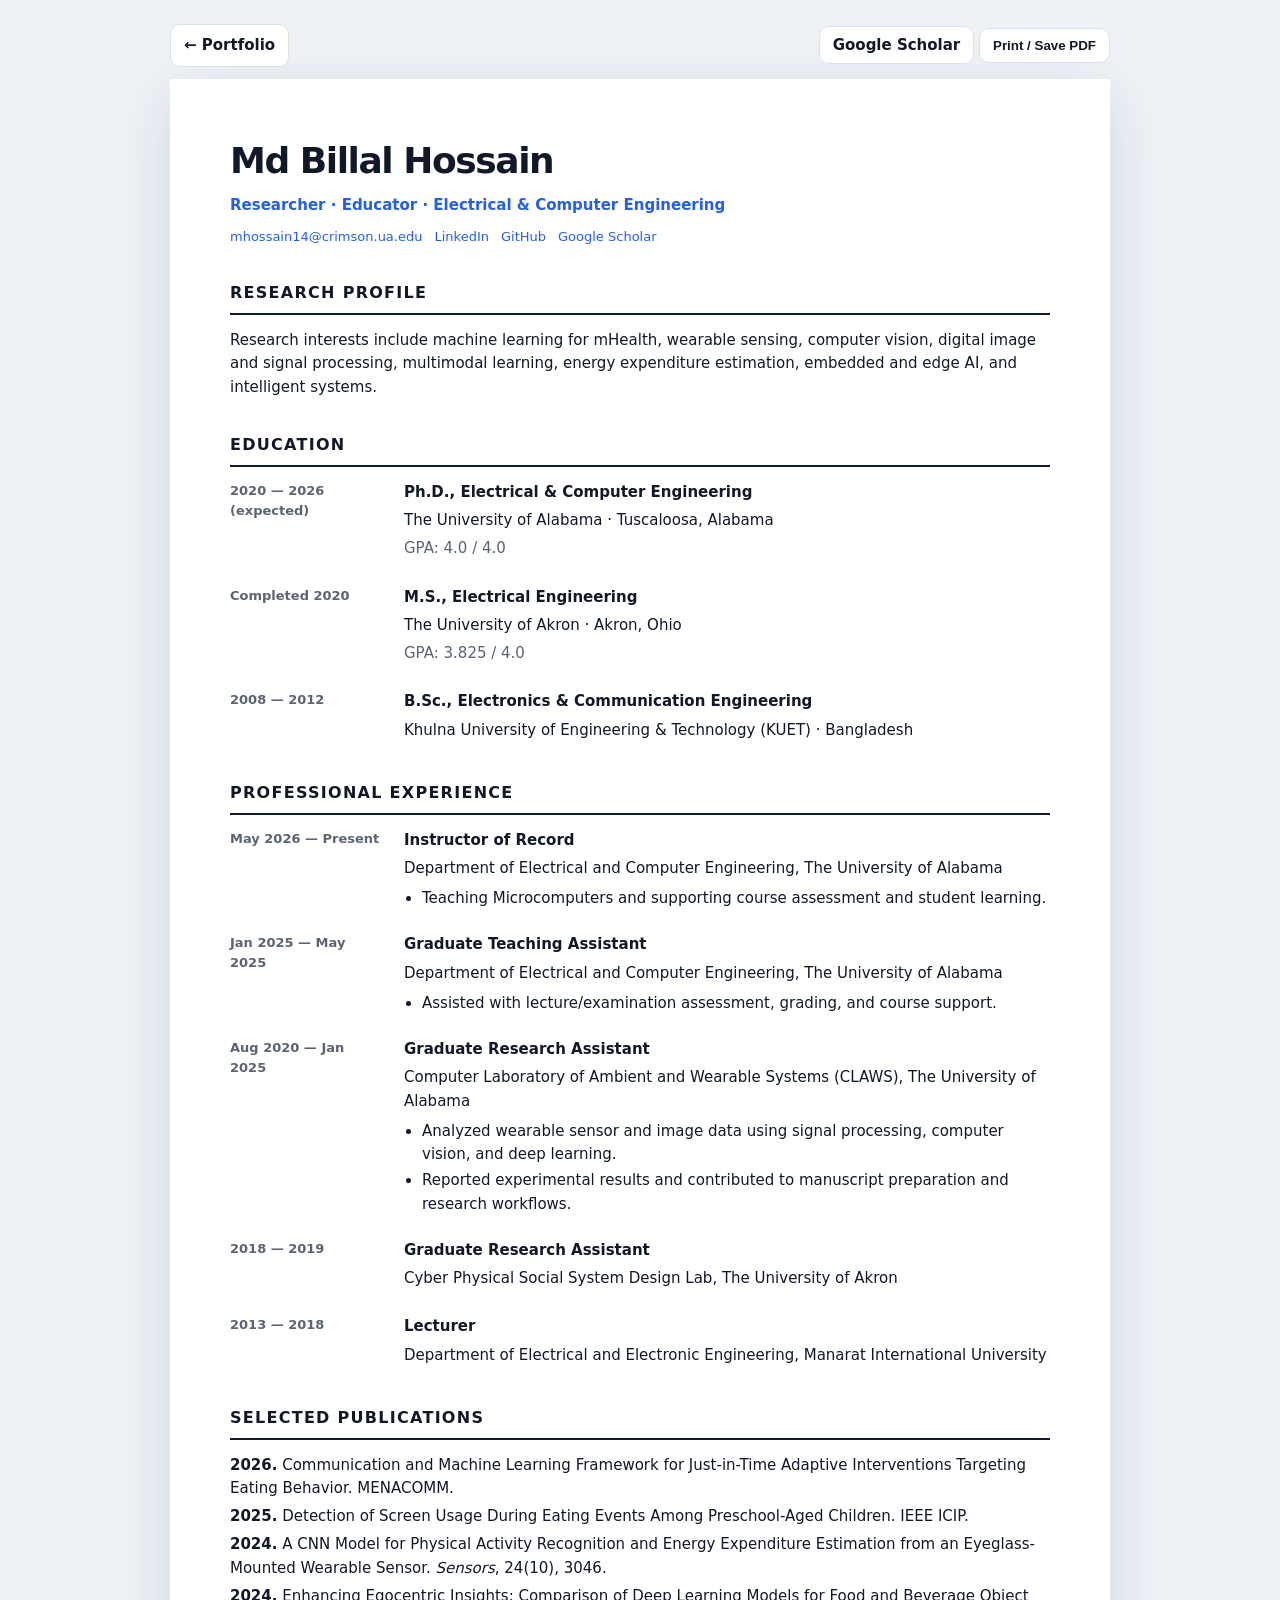
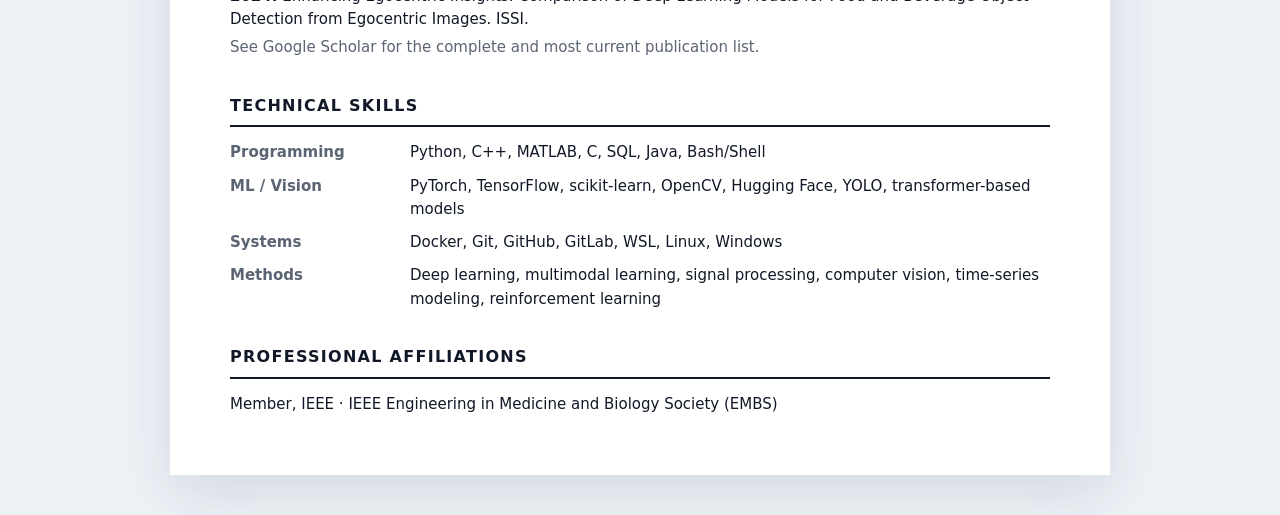
<file: cv.html>
<!doctype html>
<html lang="en">
<head>
  <meta charset="utf-8" />
  <meta name="viewport" content="width=device-width, initial-scale=1" />
  <title>CV | Md Billal Hossain</title>
  <meta name="description" content="Public curriculum vitae of Md Billal Hossain." />
  <style>
    :root { --ink:#111827; --muted:#5b6473; --line:#dbe2ea; --accent:#245fe5; --paper:#fff; --bg:#eef2f7; }
    * { box-sizing:border-box; }
    body { margin:0; background:var(--bg); color:var(--ink); font:15px/1.55 Inter,system-ui,-apple-system,"Segoe UI",sans-serif; }
    a { color:var(--accent); text-decoration:none; }
    .toolbar { width:min(940px,calc(100% - 30px)); margin:24px auto 12px; display:flex; justify-content:space-between; align-items:center; gap:12px; }
    .toolbar a,.toolbar button { border:1px solid var(--line); background:white; color:var(--ink); padding:9px 13px; border-radius:10px; font-weight:700; cursor:pointer; }
    .paper { width:min(940px,calc(100% - 30px)); margin:0 auto 40px; background:var(--paper); padding:54px 60px; box-shadow:0 18px 55px rgba(20,32,55,.12); }
    h1 { margin:0; font-size:36px; letter-spacing:-.04em; }
    .headline { margin:5px 0 0; color:var(--accent); font-weight:700; }
    .links { display:flex; flex-wrap:wrap; gap:12px; margin-top:10px; color:var(--muted); font-size:13px; }
    h2 { margin:34px 0 14px; padding-bottom:7px; border-bottom:2px solid var(--ink); font-size:16px; letter-spacing:.08em; text-transform:uppercase; }
    h3 { margin:0; font-size:15px; }
    p { margin:5px 0; }
    .muted { color:var(--muted); }
    .entry { display:grid; grid-template-columns:150px 1fr; gap:24px; margin:0 0 20px; }
    .date { color:var(--muted); font-size:13px; font-weight:700; }
    ul { margin:7px 0 0; padding-left:18px; }
    li { margin:3px 0; }
    .skills { display:grid; grid-template-columns:160px 1fr; gap:10px 20px; }
    .skills strong { color:var(--muted); }
    @media(max-width:680px){ .paper{padding:32px 24px}.entry{grid-template-columns:1fr;gap:3px}.skills{grid-template-columns:1fr}.toolbar{align-items:stretch}.toolbar div{display:flex;gap:8px}.toolbar a,.toolbar button{font-size:12px} }
    @media print { body{background:white}.toolbar{display:none}.paper{width:100%;margin:0;box-shadow:none;padding:0}.entry{break-inside:avoid} }
  </style>
</head>
<body>
  <div class="toolbar">
    <a href="index.html">← Portfolio</a>
    <div>
      <a href="https://scholar.google.de/citations?hl=en&user=O0B7BRsAAAAJ" target="_blank" rel="noopener">Google Scholar</a>
      <button type="button" onclick="window.print()">Print / Save PDF</button>
    </div>
  </div>

  <main class="paper">
    <header>
      <h1>Md Billal Hossain</h1>
      <p class="headline">Researcher · Educator · Electrical & Computer Engineering</p>
      <div class="links">
        <a href="mailto:mhossain14@crimson.ua.edu">mhossain14@crimson.ua.edu</a>
        <a href="https://www.linkedin.com/in/hossain-md-billal/">LinkedIn</a>
        <a href="https://github.com/mdbhossain">GitHub</a>
        <a href="https://scholar.google.de/citations?hl=en&user=O0B7BRsAAAAJ">Google Scholar</a>
      </div>
    </header>

    <section>
      <h2>Research Profile</h2>
      <p>Research interests include machine learning for mHealth, wearable sensing, computer vision, digital image and signal processing, multimodal learning, energy expenditure estimation, embedded and edge AI, and intelligent systems.</p>
    </section>

    <section>
      <h2>Education</h2>
      <div class="entry"><div class="date">2020 — 2026<br>(expected)</div><div><h3>Ph.D., Electrical & Computer Engineering</h3><p>The University of Alabama · Tuscaloosa, Alabama</p><p class="muted">GPA: 4.0 / 4.0</p></div></div>
      <div class="entry"><div class="date">Completed 2020</div><div><h3>M.S., Electrical Engineering</h3><p>The University of Akron · Akron, Ohio</p><p class="muted">GPA: 3.825 / 4.0</p></div></div>
      <div class="entry"><div class="date">2008 — 2012</div><div><h3>B.Sc., Electronics & Communication Engineering</h3><p>Khulna University of Engineering & Technology (KUET) · Bangladesh</p></div></div>
    </section>

    <section>
      <h2>Professional Experience</h2>
      <div class="entry"><div class="date">May 2026 — Present</div><div><h3>Instructor of Record</h3><p>Department of Electrical and Computer Engineering, The University of Alabama</p><ul><li>Teaching Microcomputers and supporting course assessment and student learning.</li></ul></div></div>
      <div class="entry"><div class="date">Jan 2025 — May 2025</div><div><h3>Graduate Teaching Assistant</h3><p>Department of Electrical and Computer Engineering, The University of Alabama</p><ul><li>Assisted with lecture/examination assessment, grading, and course support.</li></ul></div></div>
      <div class="entry"><div class="date">Aug 2020 — Jan 2025</div><div><h3>Graduate Research Assistant</h3><p>Computer Laboratory of Ambient and Wearable Systems (CLAWS), The University of Alabama</p><ul><li>Analyzed wearable sensor and image data using signal processing, computer vision, and deep learning.</li><li>Reported experimental results and contributed to manuscript preparation and research workflows.</li></ul></div></div>
      <div class="entry"><div class="date">2018 — 2019</div><div><h3>Graduate Research Assistant</h3><p>Cyber Physical Social System Design Lab, The University of Akron</p></div></div>
      <div class="entry"><div class="date">2013 — 2018</div><div><h3>Lecturer</h3><p>Department of Electrical and Electronic Engineering, Manarat International University</p></div></div>
    </section>

    <section>
      <h2>Selected Publications</h2>
      <p><strong>2026.</strong> Communication and Machine Learning Framework for Just-in-Time Adaptive Interventions Targeting Eating Behavior. MENACOMM.</p>
      <p><strong>2025.</strong> Detection of Screen Usage During Eating Events Among Preschool-Aged Children. IEEE ICIP.</p>
      <p><strong>2024.</strong> A CNN Model for Physical Activity Recognition and Energy Expenditure Estimation from an Eyeglass-Mounted Wearable Sensor. <em>Sensors</em>, 24(10), 3046.</p>
      <p><strong>2024.</strong> Enhancing Egocentric Insights: Comparison of Deep Learning Models for Food and Beverage Object Detection from Egocentric Images. ISSI.</p>
      <p class="muted">See Google Scholar for the complete and most current publication list.</p>
    </section>

    <section>
      <h2>Technical Skills</h2>
      <div class="skills">
        <strong>Programming</strong><span>Python, C++, MATLAB, C, SQL, Java, Bash/Shell</span>
        <strong>ML / Vision</strong><span>PyTorch, TensorFlow, scikit-learn, OpenCV, Hugging Face, YOLO, transformer-based models</span>
        <strong>Systems</strong><span>Docker, Git, GitHub, GitLab, WSL, Linux, Windows</span>
        <strong>Methods</strong><span>Deep learning, multimodal learning, signal processing, computer vision, time-series modeling, reinforcement learning</span>
      </div>
    </section>

    <section>
      <h2>Professional Affiliations</h2>
      <p>Member, IEEE · IEEE Engineering in Medicine and Biology Society (EMBS)</p>
    </section>
  </main>
</body>
</html>
</file>
